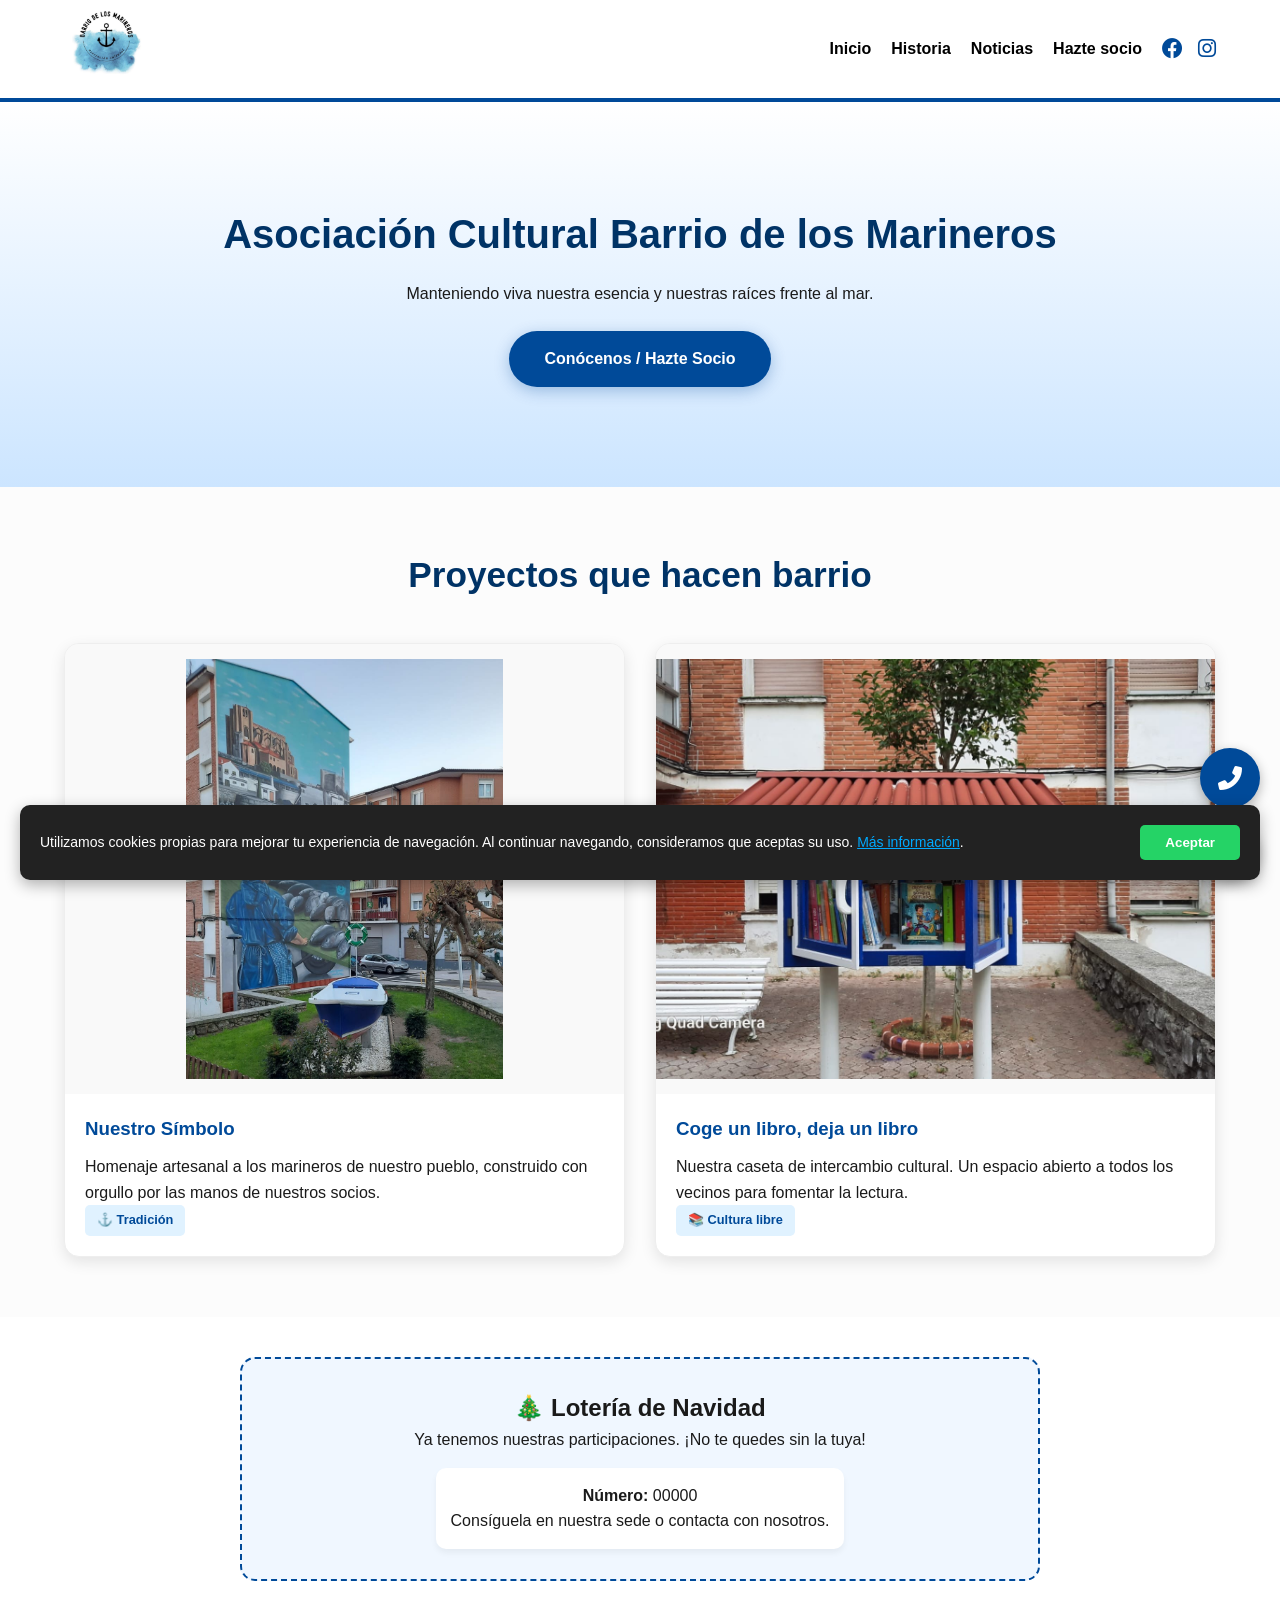
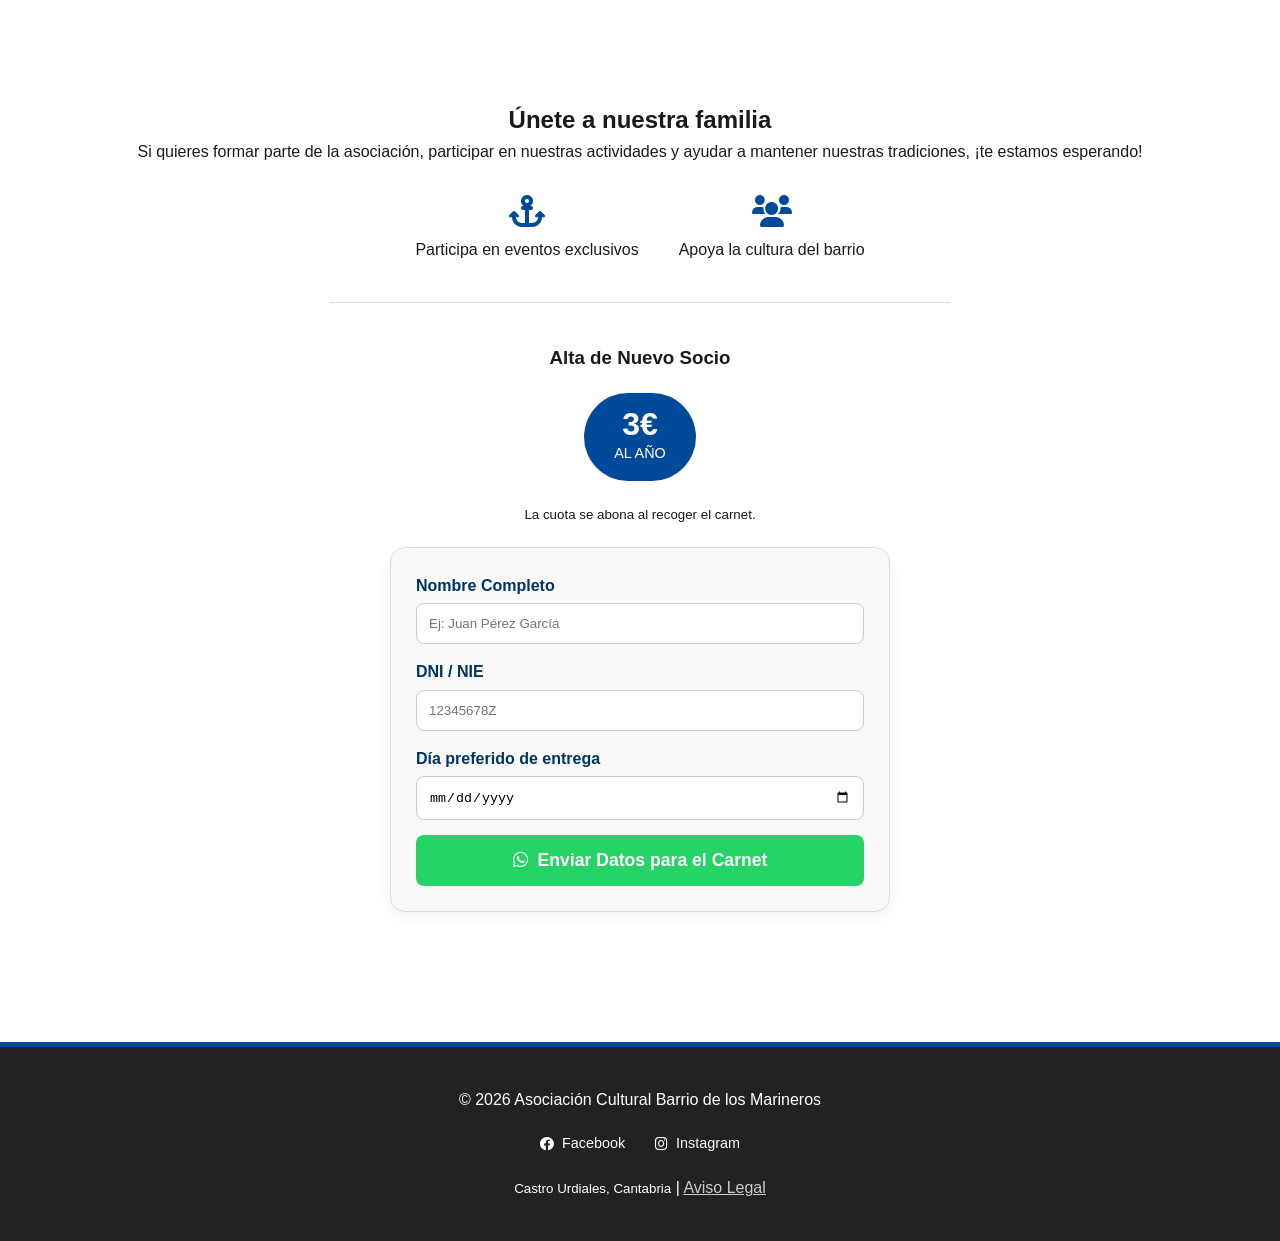
<file: index.html>
<!DOCTYPE html>
<html lang="es">
<head>
    <meta charset="UTF-8">
    <meta name="viewport" content="width=device-width, initial-scale=1.0">
    <title>Asociación Cultural Barrio de los Marineros</title>
    <link rel="stylesheet" href="styles.css">
    <link rel="stylesheet" href="https://cdnjs.cloudflare.com/ajax/libs/font-awesome/6.0.0/css/all.min.css">
</head>
<body>

    <header>
        <div class="logo">
            <img src="img/logo.jpeg" alt="Logo Asociación Cultural Barrio de los Marineros">
        </div>
        <nav>
    <ul>
        <li><a href="index.html">Inicio</a></li>
        <li><a href="historia.html">Historia</a></li>
        <li><a href="noticias.html">Noticias</a></li> 
        <li><a href="index.html#hazte-socio">Hazte socio</a></li>
        <!--<li><a href="index.html#proyectos">Proyectos</a></li>-->
        <li class="redes-header">
            <a href="https://www.facebook.com/profile.php?id=100067075824329" target="_blank"><i class="fab fa-facebook"></i></a>
            <a href="#" target="_blank"><i class="fab fa-instagram"></i></a>
        </li>
    </ul>
</nav>
    </header>

    <section class="hero">
        <h1>Asociación Cultural Barrio de los Marineros</h1>
        <p>Manteniendo viva nuestra esencia y nuestras raíces frente al mar.</p>
        <a href="#hazte-socio" class="btn-principal">Conócenos / Hazte Socio</a>
    </section>

    <section id="proyectos" class="proyectos">
        <h2 class="titulo-seccion">Proyectos que hacen barrio</h2>
        <div class="contenedor-proyectos">
            
            <div class="proyecto-card">
                <div class="proyecto-img">
                    <img src="img/barco.jpeg" alt="Barco artesanal de la Asociación">
                </div>
                <div class="proyecto-info">
                    <h3>Nuestro Símbolo</h3>
                    <p>Homenaje artesanal a los marineros de nuestro pueblo, construido con orgullo por las manos de nuestros socios.</p>
                    <span class="etiqueta">⚓ Tradición</span>
                </div>
            </div>

            <div class="proyecto-card">
                <div class="proyecto-img">
                    <img src="img/caseta.jpeg" alt="Caseta de intercambio de libros">
                </div>
                <div class="proyecto-info">
                    <h3>Coge un libro, deja un libro</h3>
                    <p>Nuestra caseta de intercambio cultural. Un espacio abierto a todos los vecinos para fomentar la lectura.</p>
                    <span class="etiqueta">📚 Cultura libre</span>
                </div>
            </div>

        </div>
    </section>

    <section class="loteria">
        <h2>🎄 Lotería de Navidad</h2>
        <p>Ya tenemos nuestras participaciones. ¡No te quedes sin la tuya!</p>
        <div class="info-loteria">
            <p><strong>Número:</strong> 00000</p>
            <p>Consíguela en nuestra sede o contacta con nosotros.</p>
        </div>
    </section>

    <section id="hazte-socio" class="seccion-socio">
        <div class="socio-contenedor">
            <h2>Únete a nuestra familia</h2>
            <p>Si quieres formar parte de la asociación, participar en nuestras actividades y ayudar a mantener nuestras tradiciones, ¡te estamos esperando!</p>
            
            <div class="pasos-socio">
                <div class="paso">
                    <i class="fas fa-anchor"></i>
                    <p>Participa en eventos exclusivos</p>
                </div>
                <div class="paso">
                    <i class="fas fa-users"></i>
                    <p>Apoya la cultura del barrio</p>
                </div>
            </div>

            <hr style="width: 50%; margin: 40px auto; border: 0; border-top: 1px solid #ddd;">

            <h3>Alta de Nuevo Socio</h3>
            
            <div class="cuota-info" style="display: inline-block; background-color: #004a99; color: white; padding: 15px 30px; border-radius: 50px; margin: 20px 0;">
                <span style="display: block; font-size: 2rem; font-weight: bold; line-height: 1;">3€</span>
                <span style="font-size: 0.9rem; text-transform: uppercase;">al año</span>
            </div>

            <p style="margin-bottom: 20px;"><small>La cuota se abona al recoger el carnet.</small></p>
            
            <div class="formulario-real" style="max-width: 500px; margin: 0 auto; text-align: left; background: #f9f9f9; padding: 25px; border-radius: 15px; border: 1px solid #ddd; box-shadow: 0 5px 15px rgba(0,0,0,0.05);">
                
                <div class="grupo-input" style="margin-bottom: 15px;">
                    <label style="display: block; font-weight: bold; margin-bottom: 5px; color: #003366;">Nombre Completo</label>
                    <input type="text" id="nombre-socio" placeholder="Ej: Juan Pérez García" style="width: 100%; padding: 12px; border-radius: 8px; border: 1px solid #ccc;">
                </div>

                <div class="grupo-input" style="margin-bottom: 15px;">
                    <label style="display: block; font-weight: bold; margin-bottom: 5px; color: #003366;">DNI / NIE</label>
                    <input type="text" id="dni-socio" placeholder="12345678Z" style="width: 100%; padding: 12px; border-radius: 8px; border: 1px solid #ccc;">
                </div>

                <div class="grupo-input" style="margin-bottom: 15px;">
                    <label style="display: block; font-weight: bold; margin-bottom: 5px; color: #003366;">Día preferido de entrega</label>
                    <input type="date" id="fecha-entrega" style="width: 100%; padding: 12px; border-radius: 8px; border: 1px solid #ccc;">
                </div>

                <button onclick="enviarCarnetWhatsApp()" class="btn-enviar" style="width: 100%; padding: 15px; background-color: #25d366; color: white; border: none; border-radius: 8px; font-weight: bold; cursor: pointer; font-size: 1.1rem; display: flex; justify-content: center; align-items: center; gap: 10px;">
                    <i class="fab fa-whatsapp"></i> Enviar Datos para el Carnet
                </button>
            </div>
        </div>
    </section>

    <footer>
    <div class="footer-contenido">
        <p>&copy; 2026 Asociación Cultural Barrio de los Marineros</p>
        <div class="redes-footer">
            <a href="#" target="_blank"><i class="fab fa-facebook"></i> Facebook</a>
            <a href="#" target="_blank"><i class="fab fa-instagram"></i> Instagram</a>
        </div>
        <p>
            <small>Castro Urdiales, Cantabria</small> | 
            <a href="#" id="abrir-legal" style="color: #ccc; text-decoration: underline;">Aviso Legal</a>
        </p>
    </div>
</footer>

    <div class="contacto-flotante">
        <a href="tel:+34616086903" class="btn-circular btn-llamada" title="Llamar por teléfono">
            <i class="fas fa-phone-alt"></i>
        </a>
        <a href="https://wa.me/34616086903" class="btn-circular btn-whatsapp" target="_blank" title="Enviar WhatsApp">
            <i class="fab fa-whatsapp"></i>
        </a>
    </div>
    <div id="modal-legal" style="display: none; position: fixed; top: 0; left: 0; width: 100%; height: 100%; background: rgba(0,0,0,0.8); z-index: 10000; overflow-y: auto; padding: 20px;">
    <div style="background: white; max-width: 800px; margin: 40px auto; padding: 30px; border-radius: 10px; position: relative; font-family: sans-serif; font-size: 14px; color: #333;">
        <span id="cerrar-legal" style="position: absolute; top: 10px; right: 20px; font-size: 28px; cursor: pointer;">&times;</span>
        
        <h2 style="color: #004a99;">Aviso Legal y Condiciones de Uso</h2>
        <hr>
        <p><strong>1. DATOS IDENTIFICATIVOS:</strong> En cumplimiento con el deber de información recogido en artículo 10 de la Ley 34/2002, de 11 de julio, de Servicios de la Sociedad de la Información y del Comercio Electrónico, se reflejan los siguientes datos: la entidad titular de esta web es la <strong>Asociación Cultural Barrio de los Marineros</strong>, con domicilio en Castro Urdiales, Cantabria.</p>

        <p><strong>2. USUARIOS:</strong> El acceso y/o uso de este portal atribuye la condición de USUARIO, que acepta las condiciones aquí reflejadas.</p>

        <p><strong>3. PROTECCIÓN DE DATOS:</strong> Al enviar sus datos por WhatsApp o teléfono, el usuario consiente el tratamiento de los mismos únicamente para la gestión de su solicitud de socio o información. Los datos no serán cedidos a terceros.</p>

        <p><strong>4. PROPIEDAD INTELECTUAL:</strong> El diseño, código fuente y contenidos de esta web son propiedad de la Asociación o sus colaboradores.</p>
        
        <p><strong>5. EXCLUSIÓN DE GARANTÍAS:</strong> La Asociación no se hace responsable de los daños y perjuicios que pudieran ocasionar errores u omisiones en los contenidos, falta de disponibilidad del portal o la transmisión de virus, a pesar de haber adoptado medidas tecnológicas para evitarlo.</p>
    </div>
</div>
    <div id="cookie-banner" style="display: none; position: fixed; bottom: 20px; left: 20px; right: 20px; background: #222; color: white; padding: 20px; border-radius: 10px; box-shadow: 0 5px 15px rgba(0,0,0,0.3); z-index: 10001; align-items: center; justify-content: space-between; flex-wrap: wrap; gap: 15px;">
    <div style="flex: 1; min-width: 250px;">
        <p style="margin: 0; font-size: 14px;">
            Utilizamos cookies propias para mejorar tu experiencia de navegación. Al continuar navegando, consideramos que aceptas su uso. 
            <a href="#" id="abrir-legal-cookies" style="color: #00aaff; text-decoration: underline;">Más información</a>.
        </p>
    </div>
    <button id="aceptar-cookies" style="background: #25d366; color: white; border: none; padding: 10px 25px; border-radius: 5px; cursor: pointer; font-weight: bold; transition: 0.3s;">
        Aceptar
    </button>
</div>
    <script>
    function enviarCarnetWhatsApp() {
        const telefono = "34616086903"; 
        
        const nombre = document.getElementById('nombre-socio').value;
        const dni = document.getElementById('dni-socio').value;
        const fecha = document.getElementById('fecha-entrega').value;

        if (nombre.trim() === "" || dni.trim() === "" || fecha === "") {
            alert("Por favor, rellena todos los campos para poder preparar tu carnet.");
            return;
        }

        const mensaje = 
            "*SOLICITUD DE CARNET SOCIO*%0A" +
            "------------------------------%0A" +
            "*Nombre:* " + nombre + "%0A" +
            "*DNI:* " + dni + "%0A" +
            "*Recogida:* " + fecha + "%0A" +
            "------------------------------%0A" +
            "Hola! Os envío mis datos para el alta de socio.";

        const url = "https://wa.me/" + telefono + "?text=" + mensaje;
        window.open(url, '_blank');
    }
    // Lógica para el Aviso Legal
const modal = document.getElementById("modal-legal");
const btn = document.getElementById("abrir-legal");
const span = document.getElementById("cerrar-legal");

btn.onclick = function(e) {
    e.preventDefault();
    modal.style.display = "block";
}

span.onclick = function() {
    modal.style.display = "none";
}

window.onclick = function(event) {
    if (event.target == modal) {
        modal.style.display = "none";
    }
}
// Lógica de Cookies
const cookieBanner = document.getElementById("cookie-banner");
const btnAceptar = document.getElementById("aceptar-cookies");
const linkLegalCookies = document.getElementById("abrir-legal-cookies");

// Comprobar si ya aceptó las cookies antes
if (!localStorage.getItem("cookiesAceptadas")) {
    cookieBanner.style.display = "flex";
}

// Al pulsar aceptar
btnAceptar.onclick = function() {
    localStorage.setItem("cookiesAceptadas", "true");
    cookieBanner.style.display = "none";
}

// El link del banner también abre el Aviso Legal
linkLegalCookies.onclick = function(e) {
    e.preventDefault();
    document.getElementById("modal-legal").style.display = "block";
}
    </script>
</body>
</html>
</file>
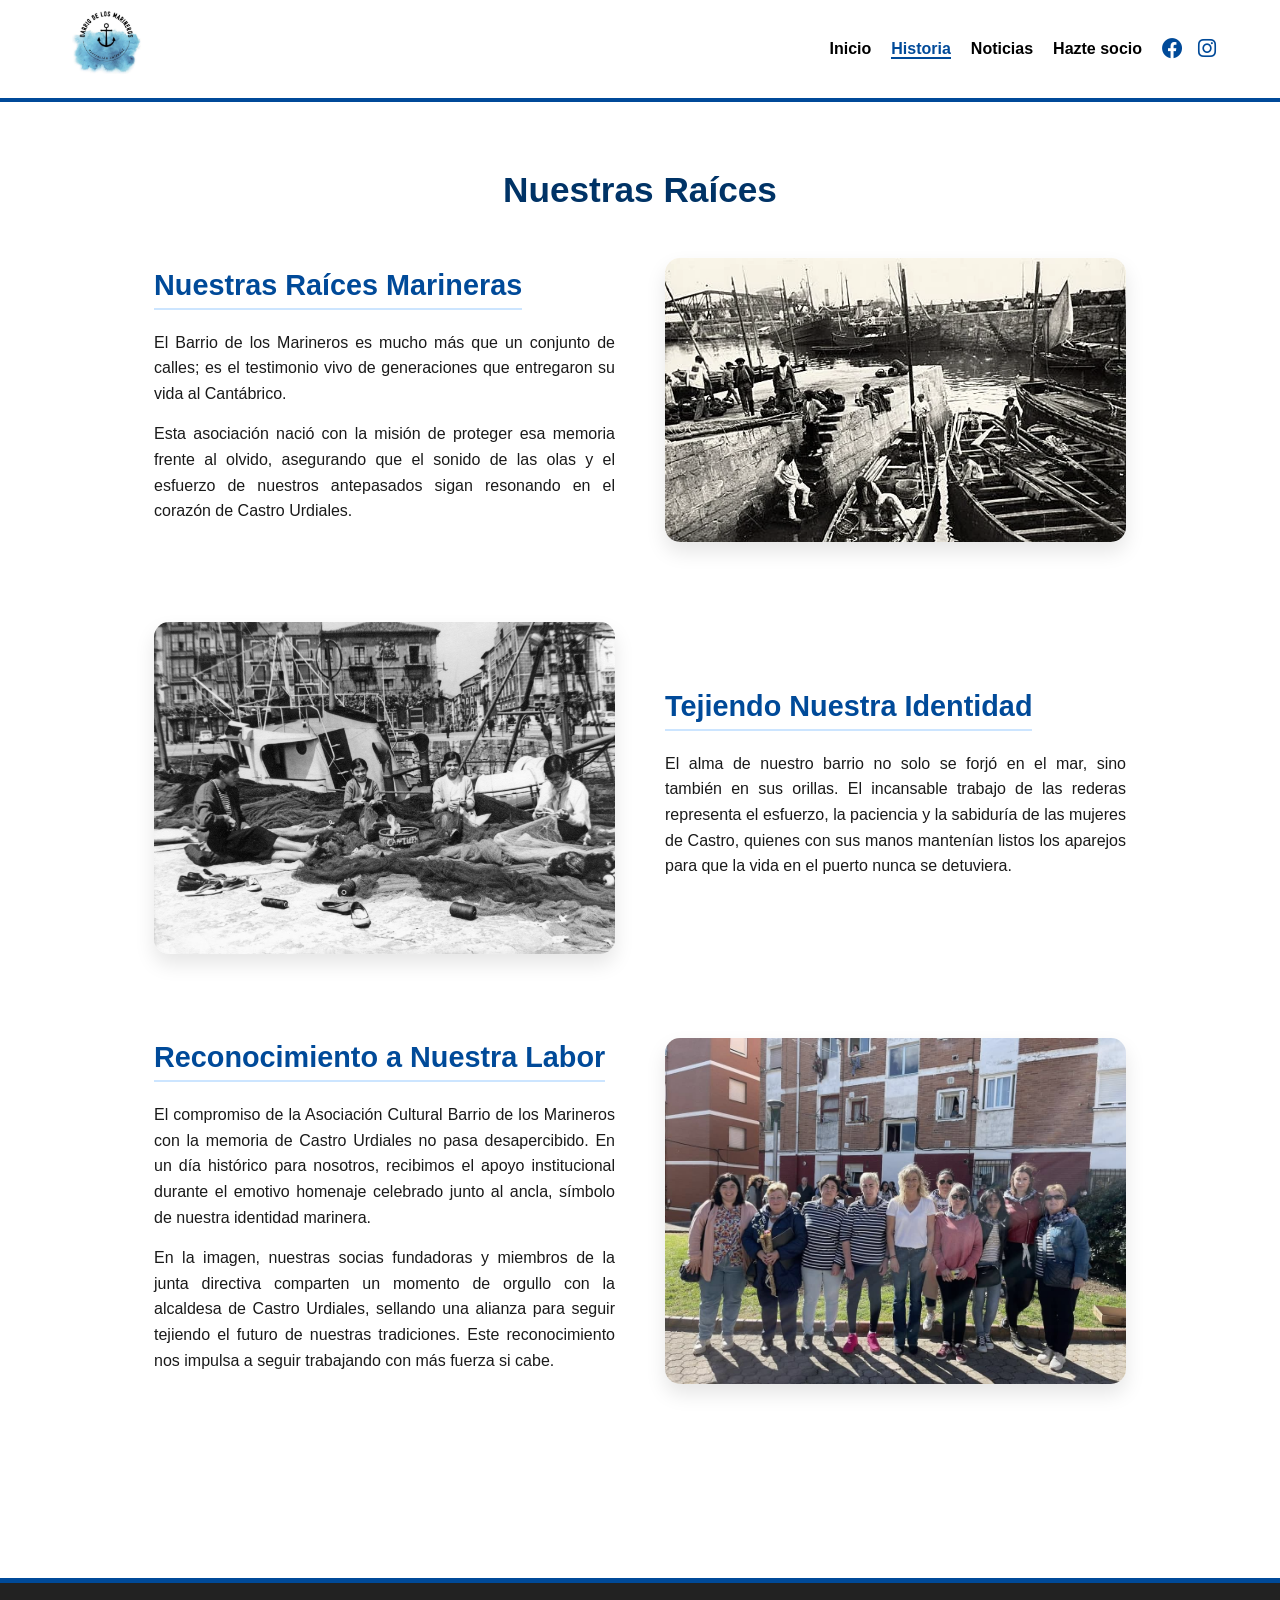
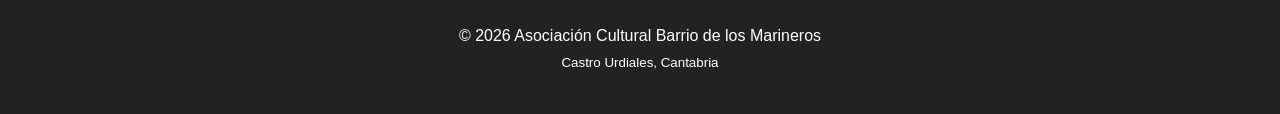
<file: historia.html>
<!DOCTYPE html>
<html lang="es">
<head>
    <meta charset="UTF-8">
    <meta name="viewport" content="width=device-width, initial-scale=1.0">
    <title>Historia - Asociación Cultural Barrio de los Marineros</title>
    <link rel="stylesheet" href="styles.css">
    <link rel="stylesheet" href="https://cdnjs.cloudflare.com/ajax/libs/font-awesome/6.0.0/css/all.min.css">
</head>
<body class="pagina-historia">

    <header>
        <div class="logo">
            <img src="img/logo.jpeg" alt="Logo Asociación">
        </div>
        <nav>
            <ul>
                <li><a href="index.html">Inicio</a></li>
                <li><a href="historia.html" class="active">Historia</a></li>
                <li><a href="noticias.html">Noticias</a></li>
                <li><a href="index.html#hazte-socio">Hazte socio</a></li>
                <li class="redes-header">
                    <a href="https://www.facebook.com/profile.php?id=100067075824329" target="_blank"><i class="fab fa-facebook"></i></a>
                    <a href="#" target="_blank"><i class="fab fa-instagram"></i></a>
                </li>
            </ul>
        </nav>
    </header>

    <main class="contenedor-historia">
        <h1 class="titulo-seccion">Nuestras Raíces</h1>
        
        <section class="bloque-historia">
            <div class="texto-historia">
                <h2>Nuestras Raíces Marineras</h2>
                <p>El Barrio de los Marineros es mucho más que un conjunto de calles; es el testimonio vivo de generaciones que entregaron su vida al Cantábrico.</p>
                <p>Esta asociación nació con la misión de proteger esa memoria frente al olvido, asegurando que el sonido de las olas y el esfuerzo de nuestros antepasados sigan resonando en el corazón de Castro Urdiales.</p>
            </div>
            <div class="imagen-historia">
                <img src="img/marineros.jpg" alt="Foto antigua del barrio">
            </div>
        </section>

        <section class="bloque-historia inverso">
            <div class="texto-historia">
                <h2>Tejiendo Nuestra Identidad</h2>
                <p>
                    El alma de nuestro barrio no solo se forjó en el mar, sino también en sus orillas. El incansable trabajo de las rederas representa el esfuerzo, la paciencia y la sabiduría de las mujeres de Castro, quienes con sus manos mantenían listos los aparejos para que la vida en el puerto nunca se detuviera.
                    <!--Para la Asociación, este legado es un símbolo de resistencia cultural. No queremos que se pierda el hilo de nuestra historia; por eso, trabajamos para que las nuevas generaciones reconozcan en estas manos el tejido que une a toda nuestra comunidad.-->
                </p>
            </div>
            <div class="imagen-historia">
                <img src="img/rederas.jpg" alt="Actividad cultural antigua">
            </div>
        </section>

        <section class="bloque-historia">
            <div class="texto-historia">
                <h2>Reconocimiento a Nuestra Labor</h2>
                <p>
                    El compromiso de la Asociación Cultural Barrio de los Marineros con la memoria de Castro Urdiales no pasa desapercibido. En un día histórico para nosotros, recibimos el apoyo institucional durante el emotivo homenaje celebrado junto al ancla, símbolo de nuestra identidad marinera.
                </p>
                <p>
                    En la imagen, nuestras socias fundadoras y miembros de la junta directiva comparten un momento de orgullo con la alcaldesa de Castro Urdiales, sellando una alianza para seguir tejiendo el futuro de nuestras tradiciones. Este reconocimiento nos impulsa a seguir trabajando con más fuerza si cabe.
                </p>
            </div>
            <div class="imagen-historia">
                <img src="img/grupo.jpeg" alt="Socias de la Asociación con la Alcaldesa de Castro Urdiales">
            </div>
        </section>
    </main>

    <footer>
        <div class="footer-contenido">
            <p>&copy; 2026 Asociación Cultural Barrio de los Marineros</p>
            <p><small>Castro Urdiales, Cantabria</small></p>
        </div>
    </footer>

</body>
</html>
</file>
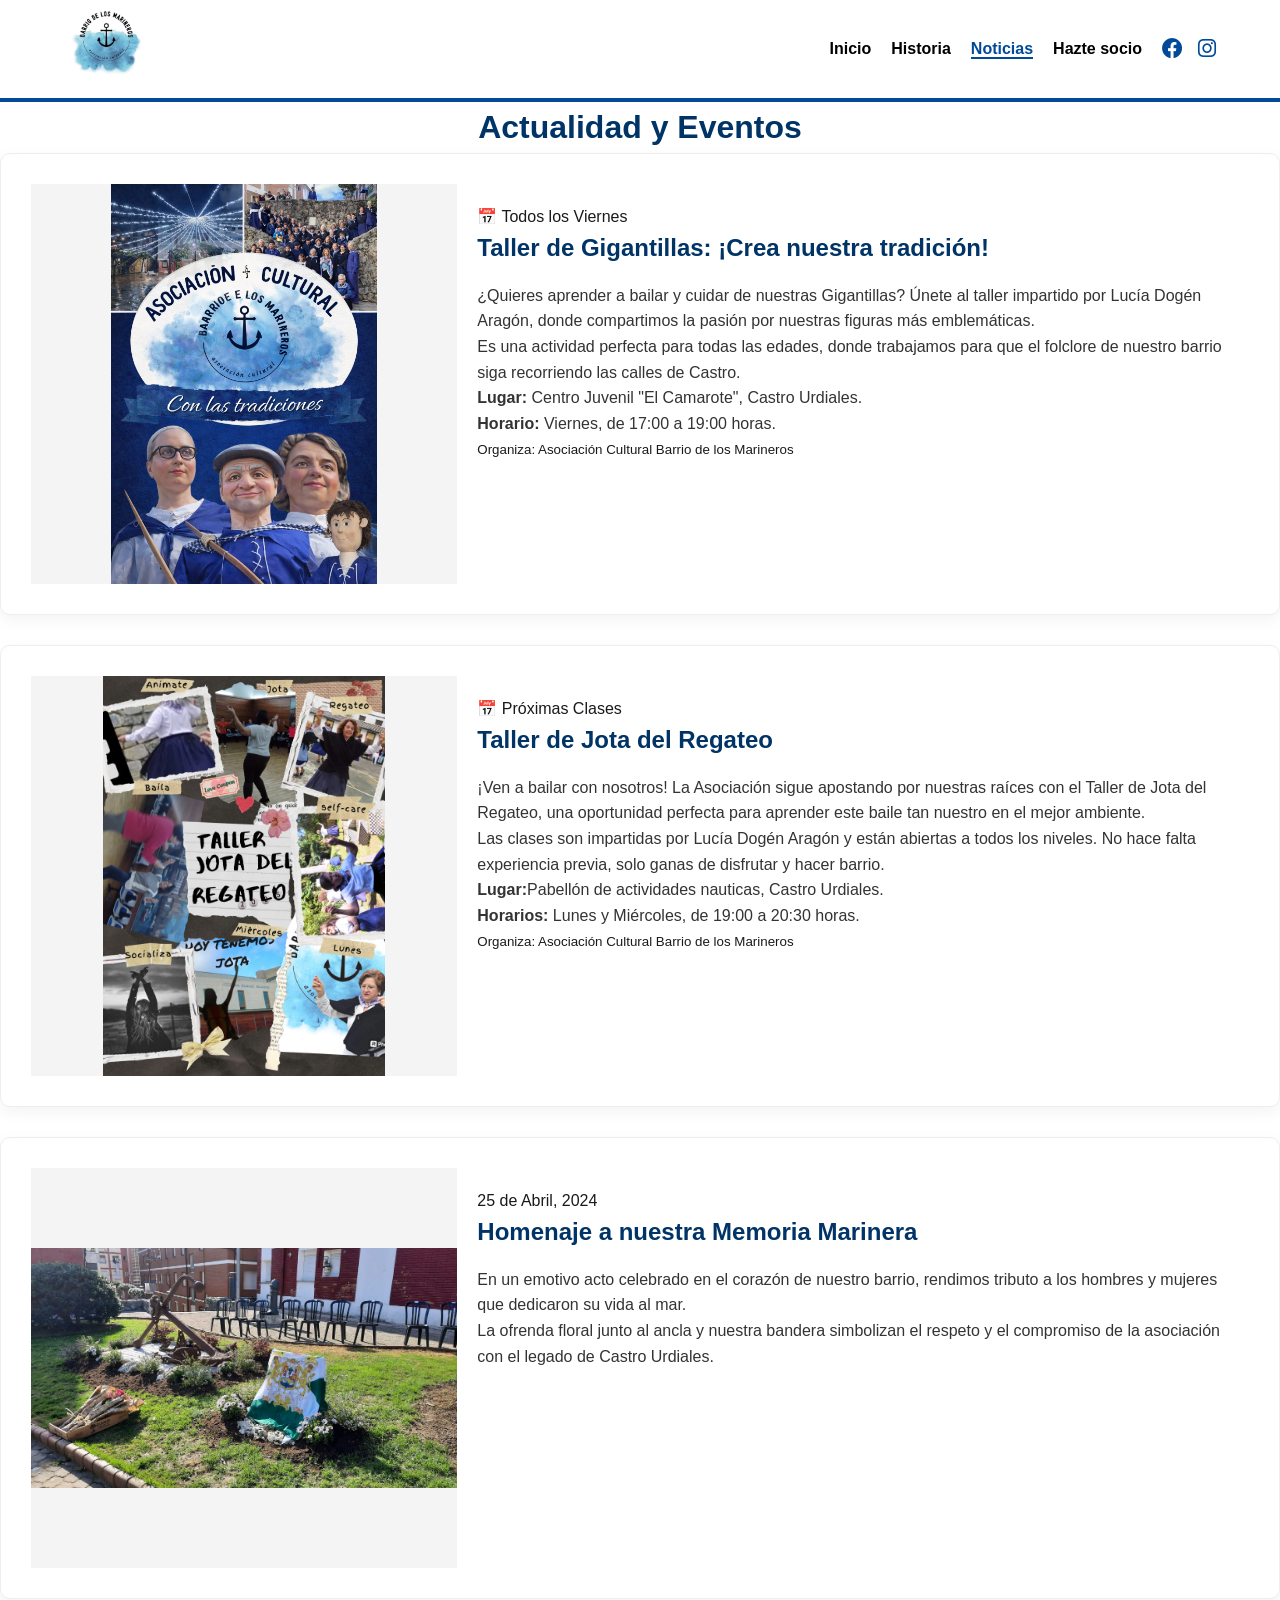
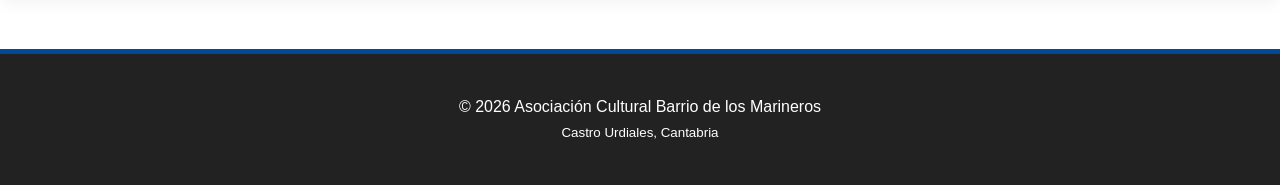
<file: noticias.html>
<!DOCTYPE html>
<html lang="es">
<head>
    <meta charset="UTF-8">
    <meta name="viewport" content="width=device-width, initial-scale=1.0">
    <title>Noticias - Asociación Barrio de los Marineros</title>
    <link rel="stylesheet" href="styles.css">
    <link rel="stylesheet" href="https://cdnjs.cloudflare.com/ajax/libs/font-awesome/6.0.0/css/all.min.css">
</head>
<body class="pagina-noticias">

    <header>
        <div class="logo">
            <img src="img/logo.jpeg" alt="Logo Asociación">
        </div>
        <nav>
            <ul>
                <li><a href="index.html">Inicio</a></li>
                <li><a href="historia.html">Historia</a></li>
                <li><a href="noticias.html" class="active">Noticias</a></li>
                <li><a href="index.html#hazte-socio">Hazte socio</a></li>
                <li class="redes-header">
                    <a href="https://www.facebook.com/profile.php?id=100067075824329" target="_blank"><i class="fab fa-facebook"></i></a>
                    <a href="#" target="_blank"><i class="fab fa-instagram"></i></a>
                </li>
            </ul>
        </nav>
    </header>

    <main class="contenedor-principal">
        <h1 class="titulo-pagina">Actualidad y Eventos</h1>
        
        <article class="noticia-card">
            <div class="imagen-noticia">
            <img src="img/gigantillas.jpeg" alt="Taller de Gigantillas Asociación Barrio de los Marineros">
            </div>
            <div class="contenido-noticia">
            <span class="noticia-fecha">📅 Todos los Viernes</span>
            <h2>Taller de Gigantillas: ¡Crea nuestra tradición!</h2>
            <p>¿Quieres aprender a bailar y cuidar de nuestras Gigantillas? Únete al taller impartido por Lucía Dogén Aragón, donde compartimos la pasión por nuestras figuras más emblemáticas.</p>
            <p>Es una actividad perfecta para todas las edades, donde trabajamos para que el folclore de nuestro barrio siga recorriendo las calles de Castro.</p>
            <p><strong>Lugar:</strong> Centro Juvenil "El Camarote", Castro Urdiales.</p>
            <p><strong>Horario:</strong> Viernes, de 17:00 a 19:00 horas.</p>
            <div class="noticia-footer">
            <small>Organiza: Asociación Cultural Barrio de los Marineros</small>
            </div>
            </div>
        </article>

        <article class="noticia-card">
                <div class="imagen-noticia">
                <img src="img/jota.jpg" alt="Cartel del Taller de Jota del Regateo">
                </div>
                <div class="contenido-noticia">
                <span class="noticia-fecha">📅 Próximas Clases</span>
                <h2>Taller de Jota del Regateo</h2>
                <p>¡Ven a bailar con nosotros! La Asociación sigue apostando por nuestras raíces con el Taller de Jota del Regateo, una oportunidad perfecta para aprender este baile tan nuestro en el mejor ambiente.</p>
                <p>Las clases son impartidas por Lucía Dogén Aragón y están abiertas a todos los niveles. No hace falta experiencia previa, solo ganas de disfrutar y hacer barrio.</p>
                <p><strong>Lugar:</strong>Pabellón de actividades nauticas, Castro Urdiales.</p>
                <p><strong>Horarios:</strong> Lunes y Miércoles, de 19:00 a 20:30 horas.</p>
                <div class="noticia-footer">
                <small>Organiza: Asociación Cultural Barrio de los Marineros</small>
                </div>
                </div>
        </article>

        <section class="listado-noticias">
            <article class="noticia-card">
                <div class="imagen-noticia">
                <img src="img/homenaje.jpg" alt="Homenaje a los marineros">
                </div>
                <div class="contenido-noticia">
                <span class="noticia-fecha">25 de Abril, 2024</span>
                <h2>Homenaje a nuestra Memoria Marinera</h2>
                <p>En un emotivo acto celebrado en el corazón de nuestro barrio, rendimos tributo a los hombres y mujeres que dedicaron su vida al mar.</p>
                <p>La ofrenda floral junto al ancla y nuestra bandera simbolizan el respeto y el compromiso de la asociación con el legado de Castro Urdiales.</p>
                </div>
                </article>

            

                <!--<article class="noticia-card">
                <div class="noticia-cuerpo">
                    <span class="noticia-fecha">📅 1 de Marzo, 2026</span>
                    <h2>Nueva remesa de Lotería de Navidad</h2>
                    <p>Ya podéis pasar por la sede a recoger vuestras participaciones. Este año el número es el 00000. ¡No te quedes sin la tuya!</p>
                </div>
            </article>
        </section>-->
    </main>

    <footer>
        <div class="footer-contenido">
            <p>&copy; 2026 Asociación Cultural Barrio de los Marineros</p>
            <p><small>Castro Urdiales, Cantabria</small></p>
        </div>
    </footer>

</body>
</html>
</file>
<file: styles.css>
/* =======================================================
   ESTILOS PARA LA WEB DE LA ASOCIACIÓN (MF0952_2)
   Barrio de los Marineros - Actualizado
   ======================================================= */

/* RESET Y GENERAL */
* { margin: 0; padding: 0; box-sizing: border-box; }
body { font-family: 'Segoe UI', Arial, sans-serif; line-height: 1.6; color: #1a1a1a; background-color: #ffffff; scroll-behavior: smooth; }

/* HEADER */
header { display: flex; justify-content: space-between; align-items: center; padding: 10px 5%; border-bottom: 4px solid #004a99; position: sticky; top: 0; background: white; z-index: 1000; }
.logo img { height: 70px; }
nav ul { list-style: none; display: flex; align-items: center; }
nav ul li { margin-left: 20px; }
nav ul li a { text-decoration: none; color: #000; font-weight: bold; transition: 0.3s; }
nav ul li a:hover { color: #004a99; }

/* Iconos redes en header */
.redes-header { margin-left: 20px; display: flex; gap: 15px; }
.redes-header a { font-size: 1.3rem; color: #004a99; transition: 0.3s; }
.redes-header a:hover { transform: translateY(-2px); color: #003366; }

/* HERO */
.hero { text-align: center; padding: 100px 20px; background: linear-gradient(180deg, #ffffff 0%, #cce5ff 100%); }
.hero h1 { font-size: 2.5rem; color: #003366; margin-bottom: 15px; }
.btn-principal { display: inline-block; margin-top: 25px; padding: 15px 35px; background-color: #004a99; color: white; text-decoration: none; font-weight: bold; border-radius: 50px; box-shadow: 0 4px 15px rgba(0,74,153,0.3); transition: 0.3s; }
.btn-principal:hover { transform: translateY(-3px); background-color: #003366; }

/* PROYECTOS (Ajustado para el barco vertical) */
.proyectos { padding: 60px 5%; background-color: #fcfcfc; }
.titulo-seccion { text-align: center; color: #003366; font-size: 2.2rem; margin-bottom: 40px; }
.contenedor-proyectos { display: grid; grid-template-columns: repeat(auto-fit, minmax(300px, 1fr)); gap: 30px; max-width: 1200px; margin: 0 auto; }
.proyecto-card { background: white; border-radius: 15px; overflow: hidden; box-shadow: 0 5px 15px rgba(0,0,0,0.1); border: 1px solid #eee; }
.proyecto-img { width: 100%; height: 450px; background-color: #f9f9f9; display: flex; justify-content: center; align-items: center; overflow: hidden; }
.proyecto-img img { height: 100%; width: auto; object-fit: contain; padding: 15px; }
.proyecto-info { padding: 20px; }
.proyecto-info h3 { color: #004a99; margin-bottom: 10px; }
.etiqueta { display: inline-block; padding: 5px 12px; background: #e0f2ff; color: #004a99; border-radius: 5px; font-size: 0.8rem; font-weight: bold; }

/* LOTERÍA */
.loteria { max-width: 800px; margin: 40px auto; padding: 30px; background-color: #f0f7ff; text-align: center; border: 2px dashed #004a99; border-radius: 15px; }
.info-loteria { background: white; padding: 15px; display: inline-block; border-radius: 10px; margin-top: 15px; box-shadow: 0 4px 6px rgba(0,0,0,0.05); }

/* HAZTE SOCIO */
.seccion-socio { padding: 80px 20px; text-align: center; }
.pasos-socio { display: flex; justify-content: center; gap: 40px; margin: 30px 0; }
.paso i { color: #004a99; font-size: 2rem; margin-bottom: 10px; }
.btn-secundario { display: inline-block; padding: 12px 25px; border: 2px solid #004a99; color: #004a99; text-decoration: none; font-weight: bold; border-radius: 5px; transition: 0.3s; }
.btn-secundario:hover { background-color: #004a99; color: white; }

/* FOOTER */
footer { background-color: #222; color: white; padding: 40px 20px; text-align: center; margin-top: 50px; border-top: 5px solid #004a99; }
.redes-footer { display: flex; justify-content: center; gap: 30px; margin: 20px 0; }
.redes-footer a { color: white; text-decoration: none; font-size: 0.9rem; display: flex; align-items: center; gap: 8px; }

/* BOTONERA FLOTANTE */
.contacto-flotante { position: fixed; bottom: 20px; right: 20px; display: flex; flex-direction: column; gap: 12px; z-index: 9999; }
.btn-circular { width: 60px; height: 60px; border-radius: 50%; display: flex; justify-content: center; align-items: center; color: white; font-size: 24px; text-decoration: none; box-shadow: 0 4px 12px rgba(0,0,0,0.3); transition: 0.3s; }
.btn-circular:hover { transform: scale(1.1); }
.btn-llamada { background-color: #004a99; }
.btn-whatsapp { background-color: #25d366; }

/* RESPONSIVE */
@media (max-width: 600px) {
    header { flex-direction: column; padding: 20px; }
    nav ul { margin-top: 15px; flex-wrap: wrap; justify-content: center; }
    .hero h1 { font-size: 1.8rem; }
    .proyecto-img { height: 350px; }
    .pasos-socio { flex-direction: column; gap: 20px; }
    .btn-circular { width: 50px; height: 50px; font-size: 20px; }
}
/* ESTILOS ESPECÍFICOS PÁGINA NOTICIAS */
.titulo-pagina{
    color:#003366 ;
    text-align: center;
}
.seccion-noticias {
    padding: 60px 5%;
    max-width: 900px;
    margin: 0 auto;
}

.contenedor-noticias {
    display: grid;
    gap: 30px;
}

.noticia-card {
    background: #ffffff;
    border: 1px solid #eee;
    border-radius: 15px;
    padding: 30px;
    box-shadow: 0 5px 15px rgba(0,0,0,0.05);
    transition: 0.3s;
}

.noticia-card:hover {
    box-shadow: 0 8px 25px rgba(0,0,0,0.1);
}

.fecha-noticia {
    color: #004a99;
    font-weight: bold;
    font-size: 0.9rem;
    display: block;
    margin-bottom: 10px;
}

.noticia-card h2 {
    color: #003366;
    margin-bottom: 15px;
}

.noticia-card p {
    color: #333;
}
/**.noticia-cuerpo img {
width: 100%;
height: 300px;
object-fit: cover;
border-radius: 10px;
margin-bottom: 20px;
}**/
.noticia-card {
display: flex;
flex-direction: row;
background: white;
margin-bottom: 30px;
border: 1px solid #eee;
border-radius: 10px;
overflow: hidden;
}

.imagen-noticia {
flex: 0 0 35%;
background: #f4f4f4;
}

.imagen-noticia img {
width: 100%;
height: 400px;
object-fit: contain;
display: block;
}

.contenido-noticia {
flex: 1;
padding: 20px;
}

/* Ajuste para el enlace activo en el nav */
nav ul li a.active {
    color: #004a99;
    border-bottom: 2px solid #004a99;
}
/* =======================================================
   ESTILOS PARA HISTORIA
   ======================================================= */

.contenedor-historia {
    padding: 60px 5%;
    max-width: 1100px;
    margin: 0 auto;
}

.bloque-historia {
    display: flex;
    align-items: center;
    gap: 50px;
    margin-bottom: 80px;
}

.bloque-historia.inverso {
    flex-direction: row-reverse;
}

.texto-historia {
    flex: 1;
}

.texto-historia h2 {
    color: #004a99;
    font-size: 1.8rem;
    margin-bottom: 20px;
    border-bottom: 2px solid #cce5ff;
    display: inline-block;
}

.texto-historia p {
    margin-bottom: 15px;
    text-align: justify;
}

.imagen-historia {
    flex: 1;
    border-radius: 15px;
    overflow: hidden;
    box-shadow: 0 10px 20px rgba(0,0,0,0.1);
}

.imagen-historia img {
    width: 100%;
    height: auto;
    display: block;
    filter: grayscale(30%); /* Toque nostálgico */
    transition: 0.5s;
}

.imagen-historia img:hover {
    filter: grayscale(0%);
    transform: scale(1.05);
}

/* Responsive para historia */
@media (max-width: 768px) {
    .bloque-historia, .bloque-historia.inverso {
        flex-direction: column;
        gap: 20px;
    }
}
</file>
